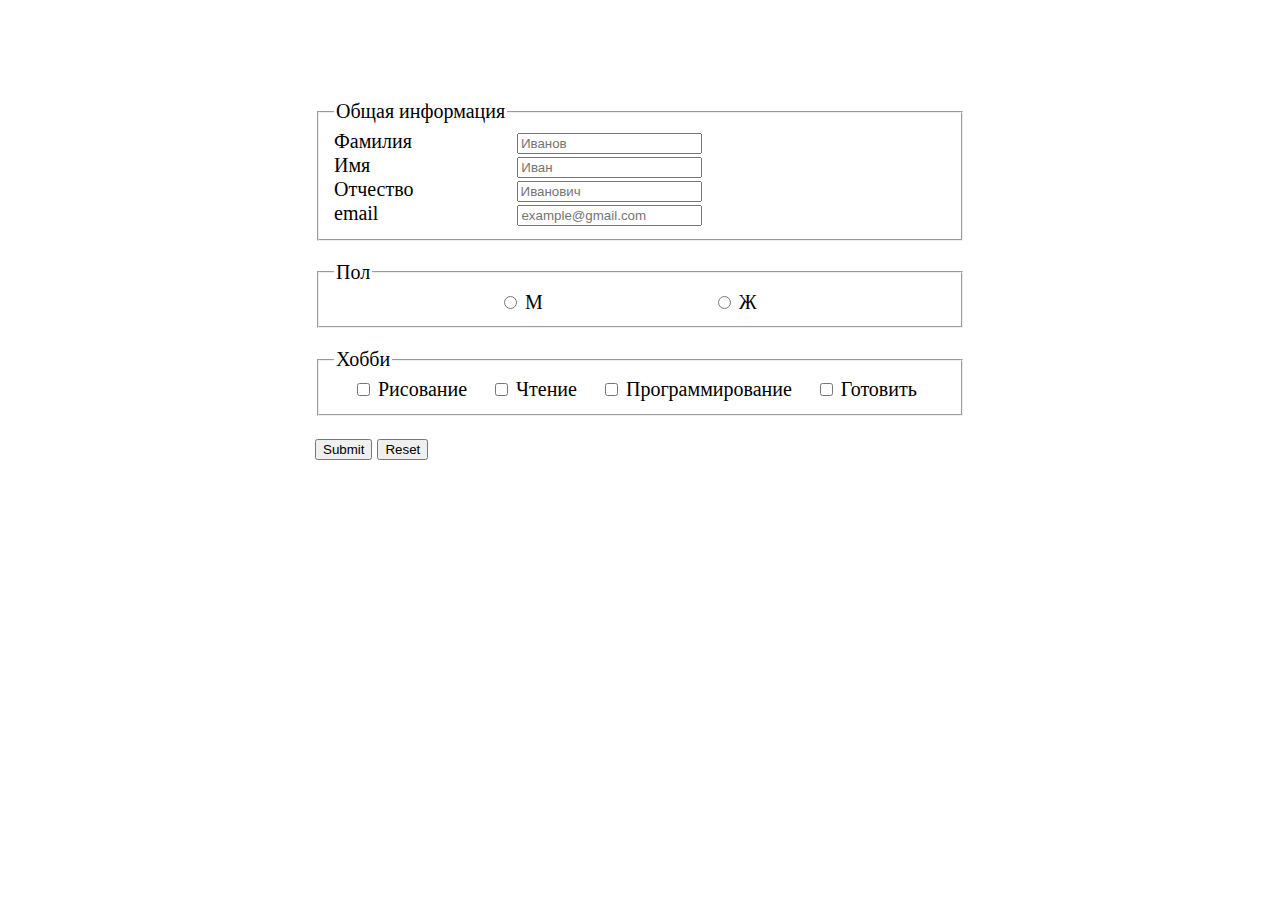
<file: Задание-1/index.html>
<!DOCTYPE html>
<html lang="en">
<head>
    <meta charset="UTF-8">
    <meta name="viewport" content="width=device-width, initial-scale=1.0">
    <title>Form</title>
    <link rel="stylesheet" href="style.css">
</head>
<body>
    <form>
        <fieldset>
            <legend>Общая информация</legend>
            <div>
                <label for="last-name">Фамилия</label>
                <input id="last-name" type="text" placeholder="Иванов" class="common">
            </div>
            <div>
                <label for="first-name">Имя</label>
                <input id="first-name" type="text" placeholder="Иван" class="common2">
            </div>
            <div>
                <label for="third-name">Отчество</label>
                <input id="third-name" type="text" placeholder="Иванович" class="common1">
            </div>
            <div>
                <label for="email">email</label>
                <input id="email" type="text" placeholder="example@gmail.com" class="common3">
            </div>
        </fieldset>
        <fieldset>
            <legend>Пол</legend>
            <input type="radio" id="men" name="sex" class="sex">
            <label for="men">М</label>
            <input type="radio" id="women" name="sex" class="sex">
            <label for="women">Ж</label>
        </fieldset>
        <fieldset>
            <legend>Хобби</legend>
            <input type="checkbox" id="drawing" class="hobby">
            <label for="drawing">Рисование</label>
            <input type="checkbox" id="reading" class="hobby">
            <label for="reading">Чтение</label>
            <input type="checkbox" id="programming" class="hobby">
            <label for="programming">Программирование</label>
            <input type="checkbox" id="cooking" class="hobby">
            <label for="cooking">Готовить</label>
        </fieldset>
        <input type="submit">
        <input type="reset">
    </form>
</body>
</html>
</file>
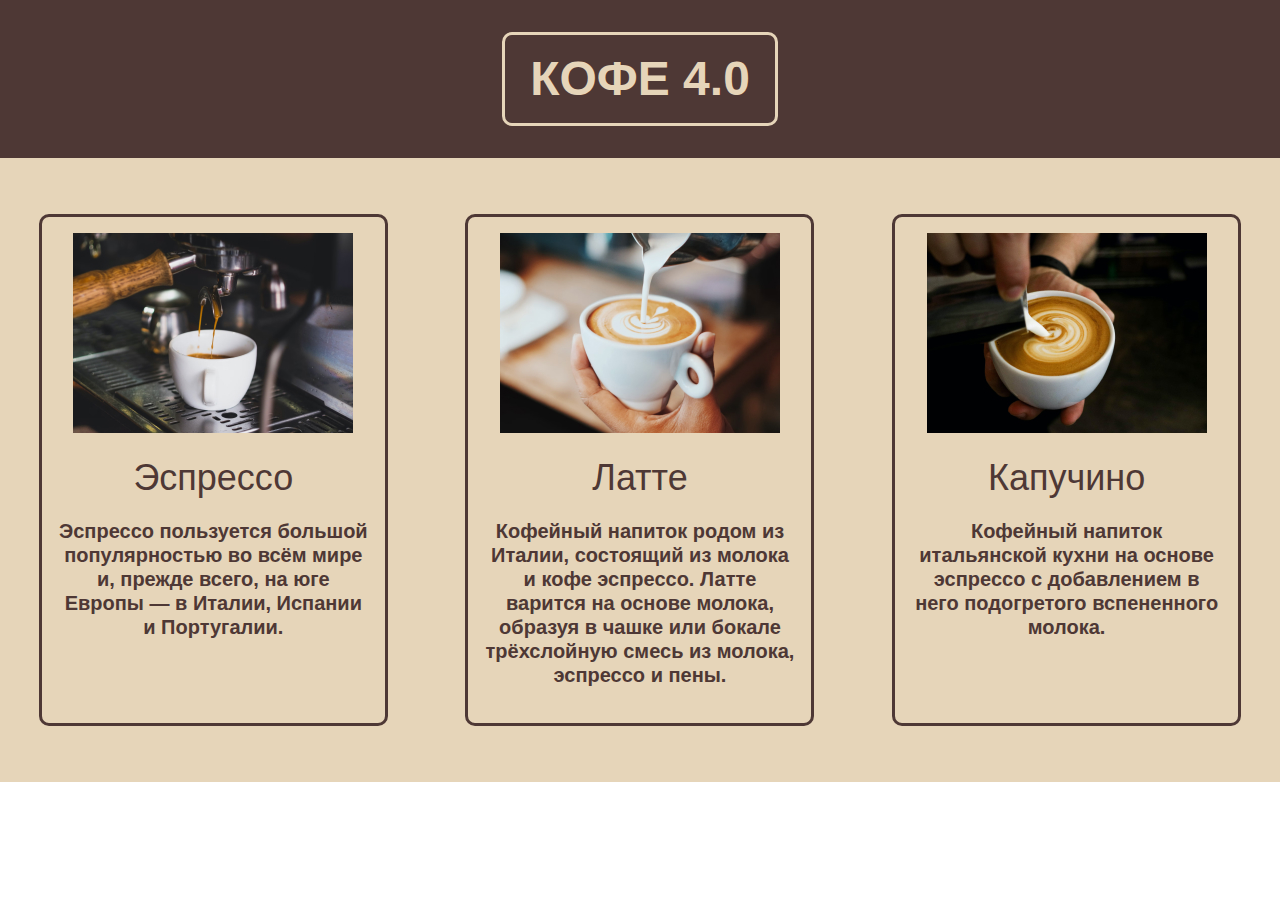
<file: Задание-border/index.html>
<!DOCTYPE html>

<hmtl>
  <head>
  	<meta charset="utf-8">
  	<link rel="stylesheet" href="style.css">
  	<title>Coffee 4.0</title>
  </head>

  <body>
  	<header>
  		<h1 id="title">КОФЕ 4.0</h1>
  	</header>

  	<main>
  		<div id="container">
  			<section>
  				<img src="images/image-1.jpg" alt="Coffee">
  				<h2 class="block-title">Эспрессо</h2>
  				<p>
  					Эспрессо пользуется большой популярностью во всём мире и, прежде всего, на юге Европы — в Италии, Испании и Португалии. 
  				</p>
  			</section>

  			<section>
  				<img src="images/image-2.jpg" alt="Coffee">
  				<h2 class="block-title">Латте</h2>
  				<p>
  					Кофейный напиток родом из Италии, состоящий из молока и кофе эспрессо. Латте варится на основе молока, образуя в чашке или бокале трёхслойную смесь из молока, эспрессо и пены.
  				</p>
  			</section>

  			<section>
  				<img src="images/image-3.jpg" alt="Coffee">
  				<h2 class="block-title">Капучино</h2>
  				<p>
  					Кофейный напиток итальянской кухни на основе эспрессо с добавлением в него подогретого вспененного молока.
  				</p>
  			</section>
  		</div>
  	</main>
  </body>
</html>
</file>
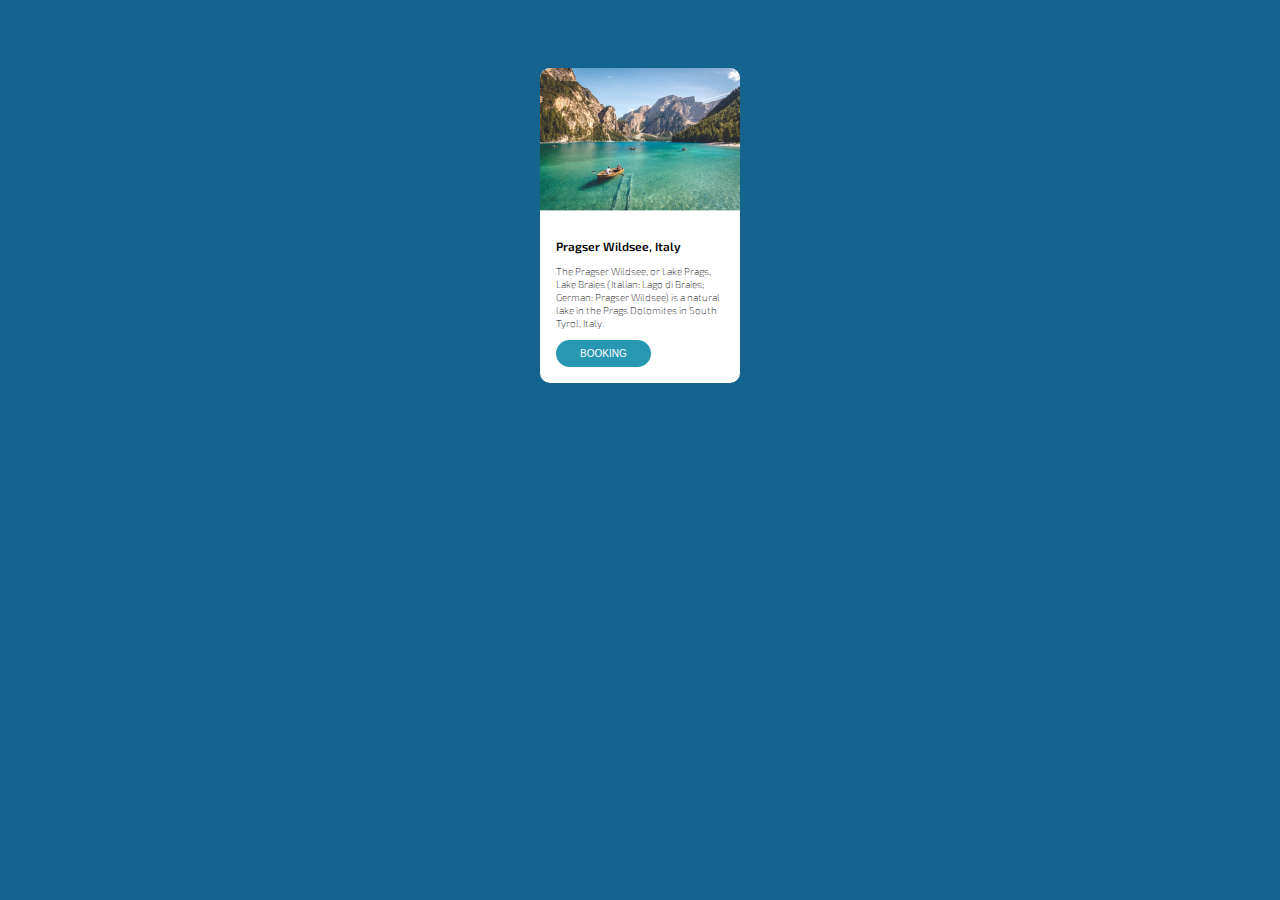
<file: Задание-card/index.html>
<!DOCTYPE html>

<html>
	<head>
	<meta charset="utf-8">
		<link rel="stylesheet" href="style.css">
		<title>Card</title>
		<link rel="preconnect" href="https://fonts.googleapis.com">
<link rel="preconnect" href="https://fonts.gstatic.com" crossorigin>
<link href="https://fonts.googleapis.com/css2?family=Exo+2:wght@200;400;600&family=Montserrat:wght@200;400;600&display=swap" rel="stylesheet">
	</head>

	<body>
		<div id="card">
			<div id="image">
				<img src="image.png" alt="Pragser Wildsee, Italy">
			</div>

			<div id="content">
				<h1 id="title">Pragser Wildsee, Italy</h1>
				<p id="text">
					The Pragser Wildsee, or Lake Prags, Lake Braies (Italian: Lago di Braies; German: Pragser Wildsee) is a natural lake in the Prags Dolomites in South Tyrol, Italy.
				</p>
				<button id="button">BOOKING</button>
			</div>
		</div>
	</body>
</html>
</file>
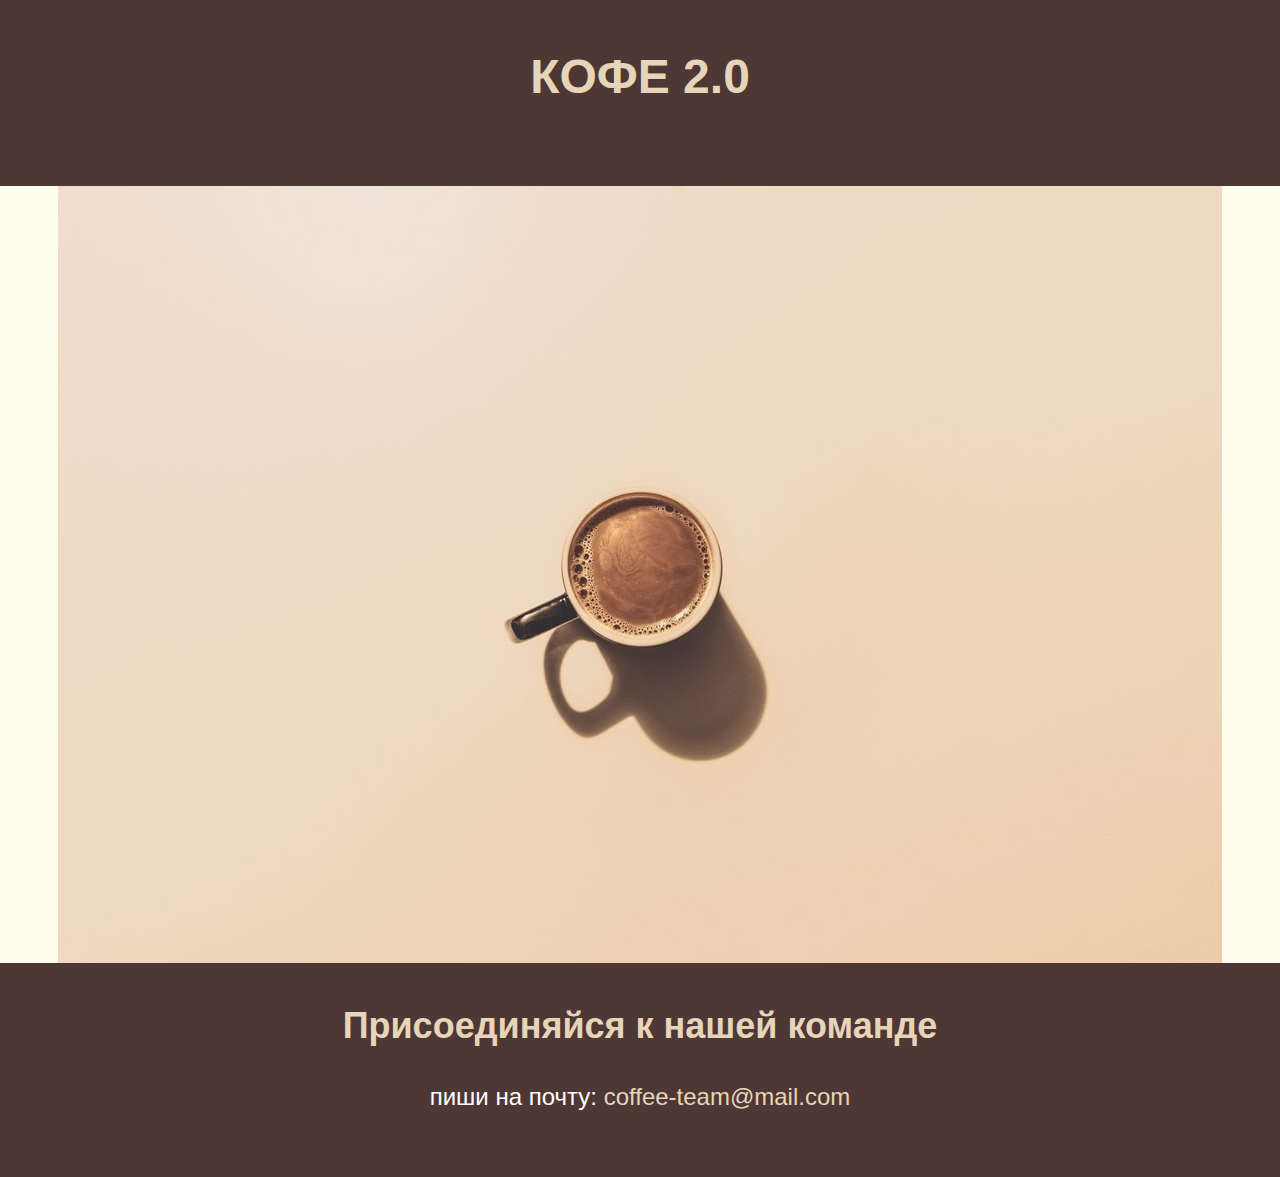
<file: Задание-color/index.html>
<!DOCTYPE html>

<html>
  <head>
  	<meta charset="utf-8">
  	<link rel="stylesheet" href="style.css">
  	<title>Coffee 2.0</title>
  </head>

  <body>

  	<header id="header">
  	  <h1 id="title">КОФЕ 2.0</h1>
  	</header>

  	<main id="main">
  	  <img src="images/coffee.jpg">
  	</main>

  	<footer id="footer">
  	  <h3 id="footer-title">Присоединяйся к нашей команде</h3>
  	  <p><span id="footer-text">пиши на почту: <a href="#">coffee-team@mail.com</a></p>
  	</footer>

  </body>
</htlm>
</file>
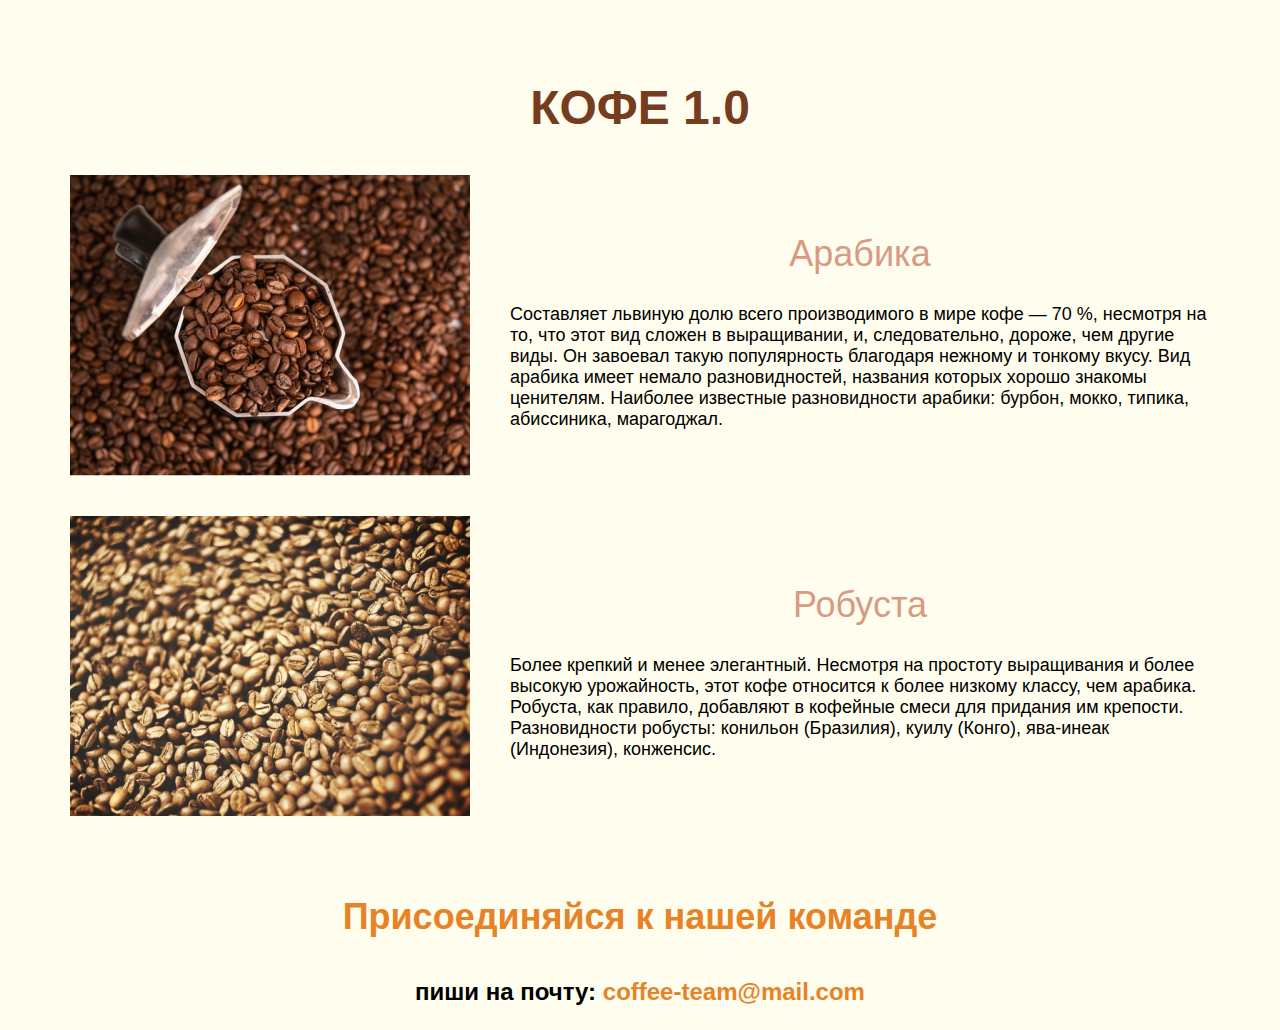
<file: Задание-font/index.html>
<!DOCTYPE html>

<html>
	<head>
		<meta charset="utf-8">
		<link rel="stylesheet" href="style.css">
		<title>Task About Font</title>
	</head>

	<body>
		<h1 id="main-header">Кофе 1.0</h1>

		<div class="first">
			<img src="images/image_1.jpg" alt="Арабика">
			<div class="small-first">
				<h2 class="names">Арабика</h2>
				<p class="describe">
					Составляет львиную долю всего производимого в мире кофе — 70 %, несмотря на то, что этот вид сложен в выращивании, и, следовательно, дороже, чем другие виды. Он завоевал такую популярность благодаря нежному и тонкому вкусу. Вид арабика имеет немало разновидностей, названия которых хорошо знакомы ценителям. Наиболее известные разновидности арабики: бурбон, мокко, типика, абиссиника, марагоджал.
				</p>
			</div>
		</div>

		<div class="first">
			<img src="images/image_2.jpg" alt="Робуста">
			<div class="small-first">
				<h2 class="names">Робуста</h2>
				<p class="describe">
					Более крепкий и менее элегантный. Несмотря на простоту выращивания и более высокую урожайность, этот кофе относится к более низкому классу, чем арабика. Робуста, как правило, добавляют в кофейные смеси для придания им крепости. Разновидности робусты: конильон (Бразилия), куилу (Конго), ява-инеак (Индонезия), конженсис.
				</p>
			</div>
		</div>

		<h2 id="last-h2">Присоединяйся к нашей команде</h2>
		<p id="last-p">пиши на почту: <span id="email">coffee-team@mail.com</span></p>
	</body>
</html>
</file>
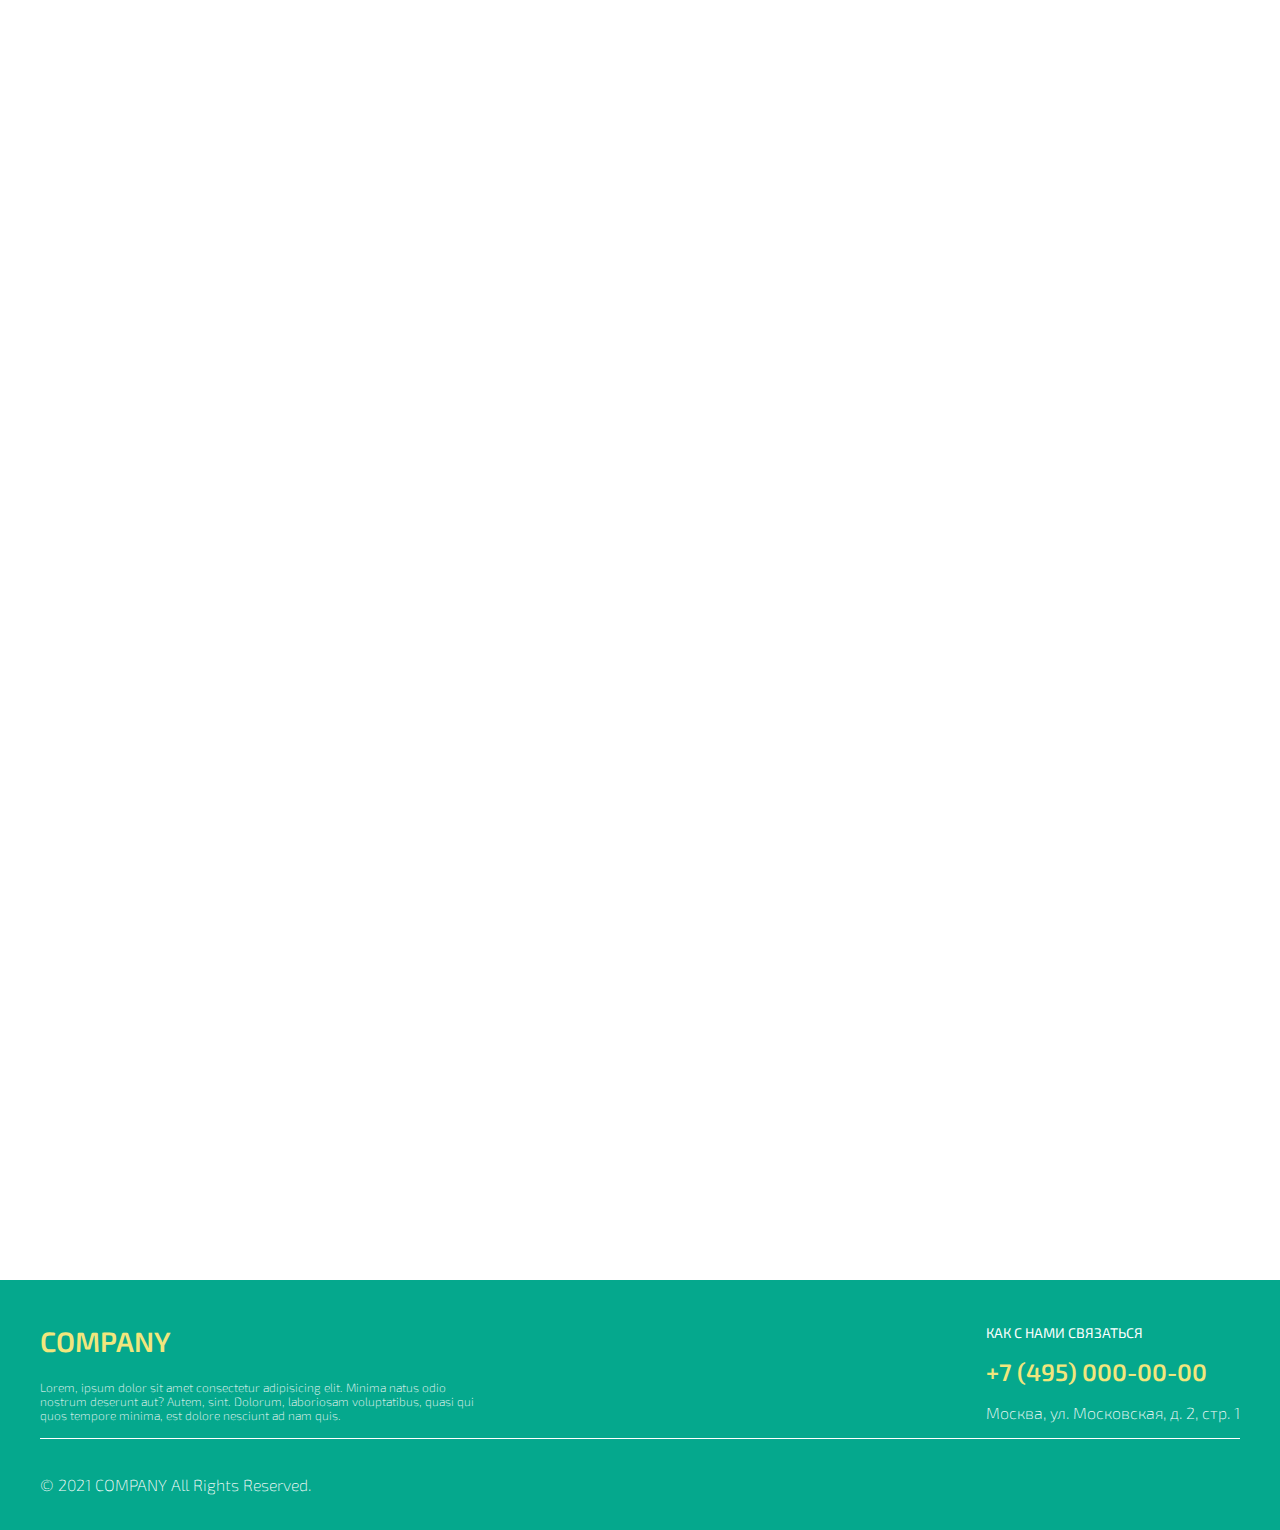
<file: Задание-footer/index.html>
<!DOCTYPE html>
<html lang="en">
<head>
    <meta charset="UTF-8">
    <meta name="viewport" content="width=device-width, initial-scale=1.0">
    <title>Footer</title>
    <link rel="stylesheet" href="style.css">
    <link rel="preconnect" href="https://fonts.googleapis.com">
    <link rel="preconnect" href="https://fonts.gstatic.com" crossorigin>
    <link href="https://fonts.googleapis.com/css2?family=Exo+2:wght@200;400;500;600;700&display=swap" rel="stylesheet">
</head>
<body>
    <footer id="footer">
        <div id="top">
            <div id="left">
                <a href="index.html" id="logo">COMPANY</a>
                <div id="text">
                    Lorem, ipsum dolor sit amet consectetur adipisicing elit. Minima natus odio nostrum deserunt aut? Autem, sint. Dolorum, laboriosam voluptatibus, quasi qui quos tempore minima, est dolore nesciunt ad nam quis.
                </div>
            </div>

            <div id="right">
                <div id="contact">Как с нами связаться</div>
                <a href="tel:+74950000000" id="phone">+7 (495) 000-00-00</a>
                <div id="address">Москва, ул. Московская, д. 2, стр. 1</div>
            </div>
        </div>

        <div id="bottom">
            &copy; 2021 COMPANY All Rights Reserved.
        </div>
    </footer>
</body>
</html>
</file>
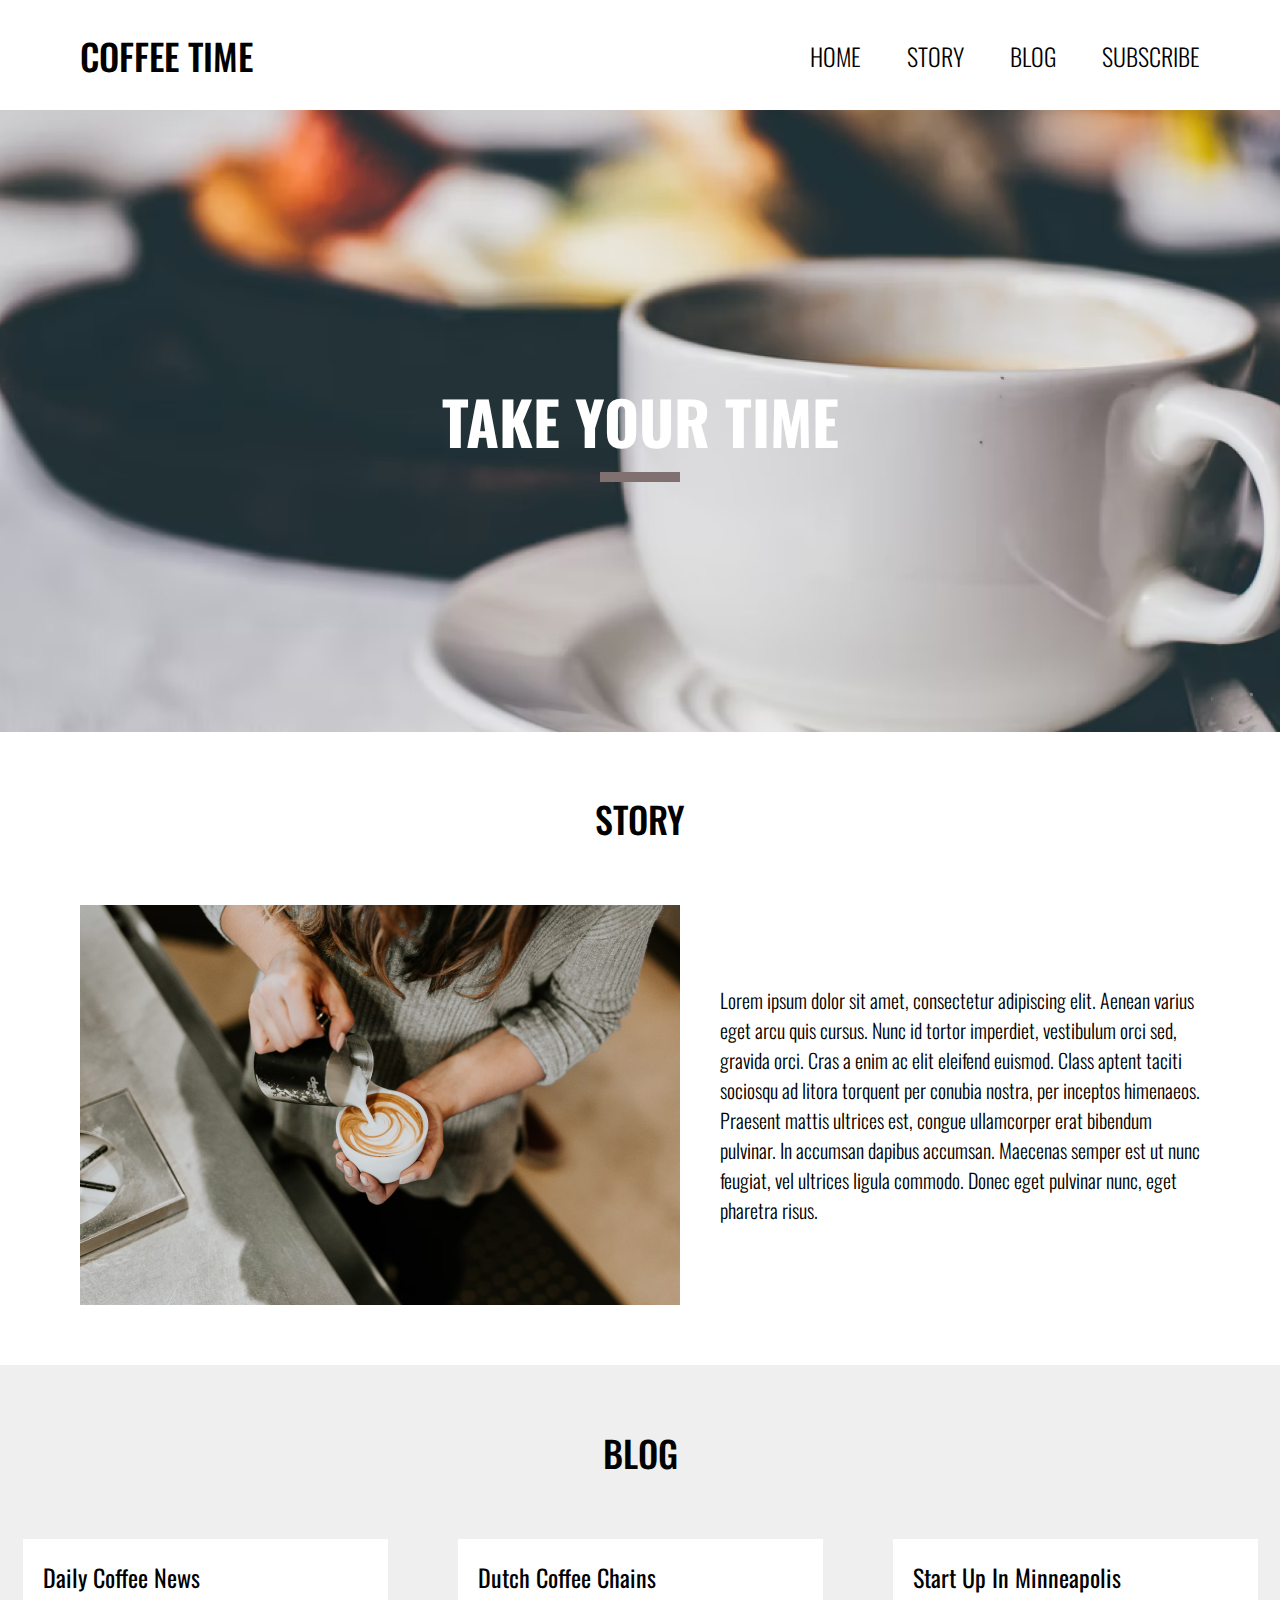
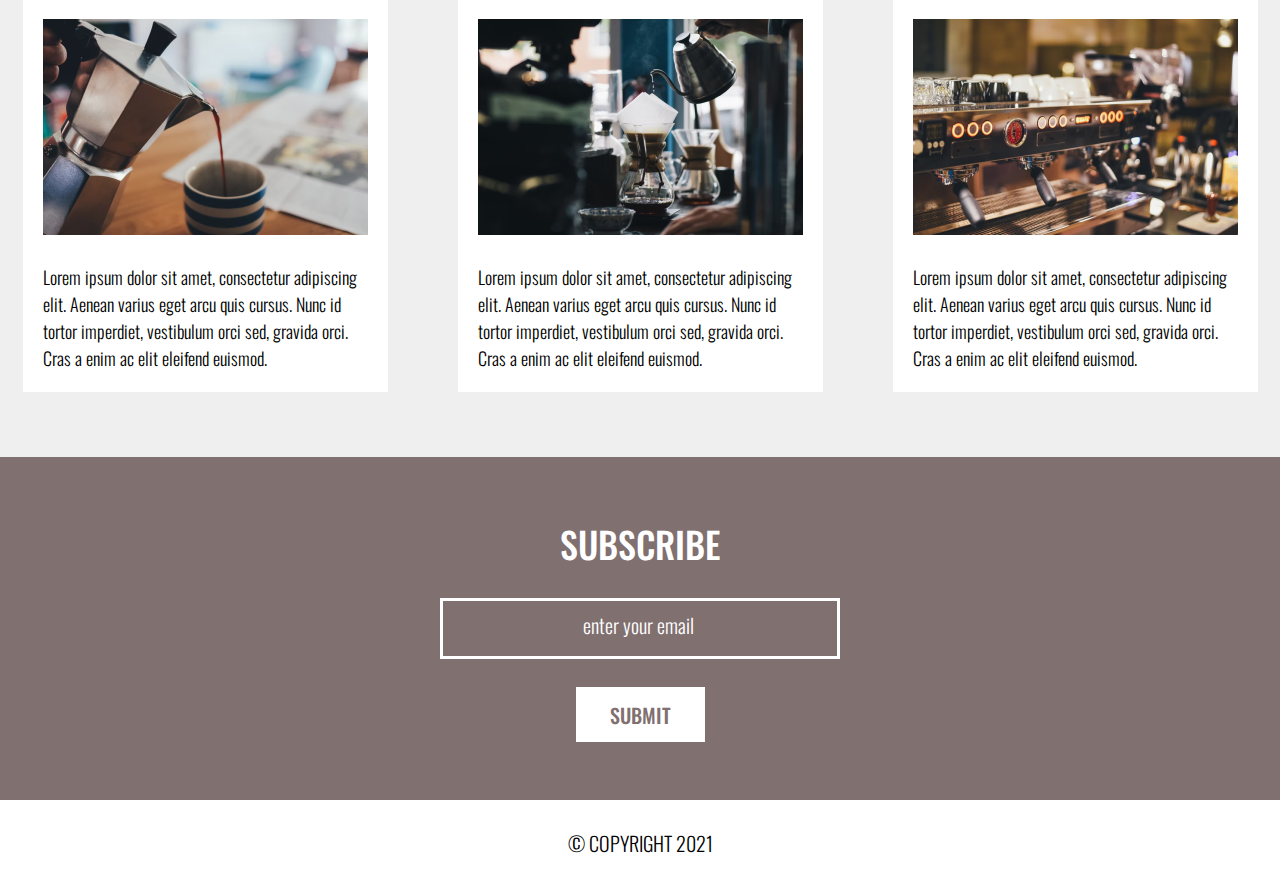
<file: Задание-landingpage/index.html>
<!DOCTYPE html>
<html lang="en">
<head>
  <meta charset="UTF-8">
  <meta name="viewport" content="width=device-width, initial-scale=1.0">
  <title>Coffee house</title>
  <link rel="stylesheet" href="style.css">
  <link rel="preconnect" href="https://fonts.googleapis.com">
  <link rel="preconnect" href="https://fonts.gstatic.com" crossorigin>
  <link href="https://fonts.googleapis.com/css2?family=Oswald:wght@300;400;500;700&display=swap" rel="stylesheet">
</head>
<body>

  <header id="home">
    <div class="content">
      <div id="header">
        <div id="logo">COFFEE TIME</div>
        <nav id="nav">
          <ul id="nav-ul">
            <li><a class="nav-link" href="#home">HOME</a></li>
            <li class="nav-li"><a class="nav-link" href="#story">STORY</a></li>
            <li class="nav-li"><a class="nav-link" href="#blog">BLOG</a></li>
            <li class="nav-li"><a class="nav-link" href="#subscribe">SUBSCRIBE</a></li>
          </ul>
        </nav>
      </div>
    </div>
  </header>

  <main id="main">
    <blockquote id="blockquote">TAKE YOUR TIME</blockquote>
    <div id="line"></div>
  </main>

  <section id="story">
    <div class="content">
      <h2 class="title">STORY</h2>
      <div id="story-flex">
        <img src="images/image-2.jpg" alt="make coffee">
        <p id="story-text">
          Lorem ipsum dolor sit amet, consectetur adipiscing elit. Aenean varius eget arcu quis cursus. Nunc id tortor imperdiet, vestibulum orci sed, gravida orci. Cras a enim ac elit eleifend euismod. Class aptent taciti sociosqu ad litora torquent per conubia nostra, per inceptos himenaeos. Praesent mattis ultrices est, congue ullamcorper erat bibendum pulvinar. In accumsan dapibus accumsan. Maecenas semper est ut nunc feugiat, vel ultrices ligula commodo. Donec eget pulvinar nunc, eget pharetra risus.
        </p>
      </div>
    </div>
  </section>

  <section id="blog">
      <h2 class="title">BLOG</h2>
      <div id="blog-flex">
        <article class="article">
          <h3 class="blog-title">Daily Coffee News</h3>
          <img class="blog-img" src="images/image-3.jpg" alt="make coffee">
          <p class="blog-text">
            Lorem ipsum dolor sit amet, consectetur adipiscing elit. Aenean varius eget arcu quis cursus. Nunc id tortor imperdiet, vestibulum orci sed, gravida orci. Cras a enim ac elit eleifend euismod.
          </p>
        </article>

        <article class="article for-margin">
          <h3 class="blog-title">Dutch Coffee Chains </h3>
          <img  class="blog-img" src="images/image-4.jpg" alt="make coffee">
          <p class="blog-text">
            Lorem ipsum dolor sit amet, consectetur adipiscing elit. Aenean varius eget arcu quis cursus. Nunc id tortor imperdiet, vestibulum orci sed, gravida orci. Cras a enim ac elit eleifend euismod.
          </p>
        </article>

        <article class="article for-margin">
          <h3 class="blog-title">Start Up In Minneapolis</h3>
          <img class="blog-img" src="images/image-5.jpg" alt="coffee machine">
          <p class="blog-text">
            Lorem ipsum dolor sit amet, consectetur adipiscing elit. Aenean varius eget arcu quis cursus. Nunc id tortor imperdiet, vestibulum orci sed, gravida orci. Cras a enim ac elit eleifend euismod.
          </p>
        </article>
      </div>  
  </section>

  <section id="subscribe">
    <h2 class="title subscribe">SUBSCRIBE</h2>
    <input type="email" placeholder="enter your email">
    <button type="submit">SUBMIT</button>
  </section>

  <footer>
    © COPYRIGHT 2021
  </footer>
</body>
</html>
</file>
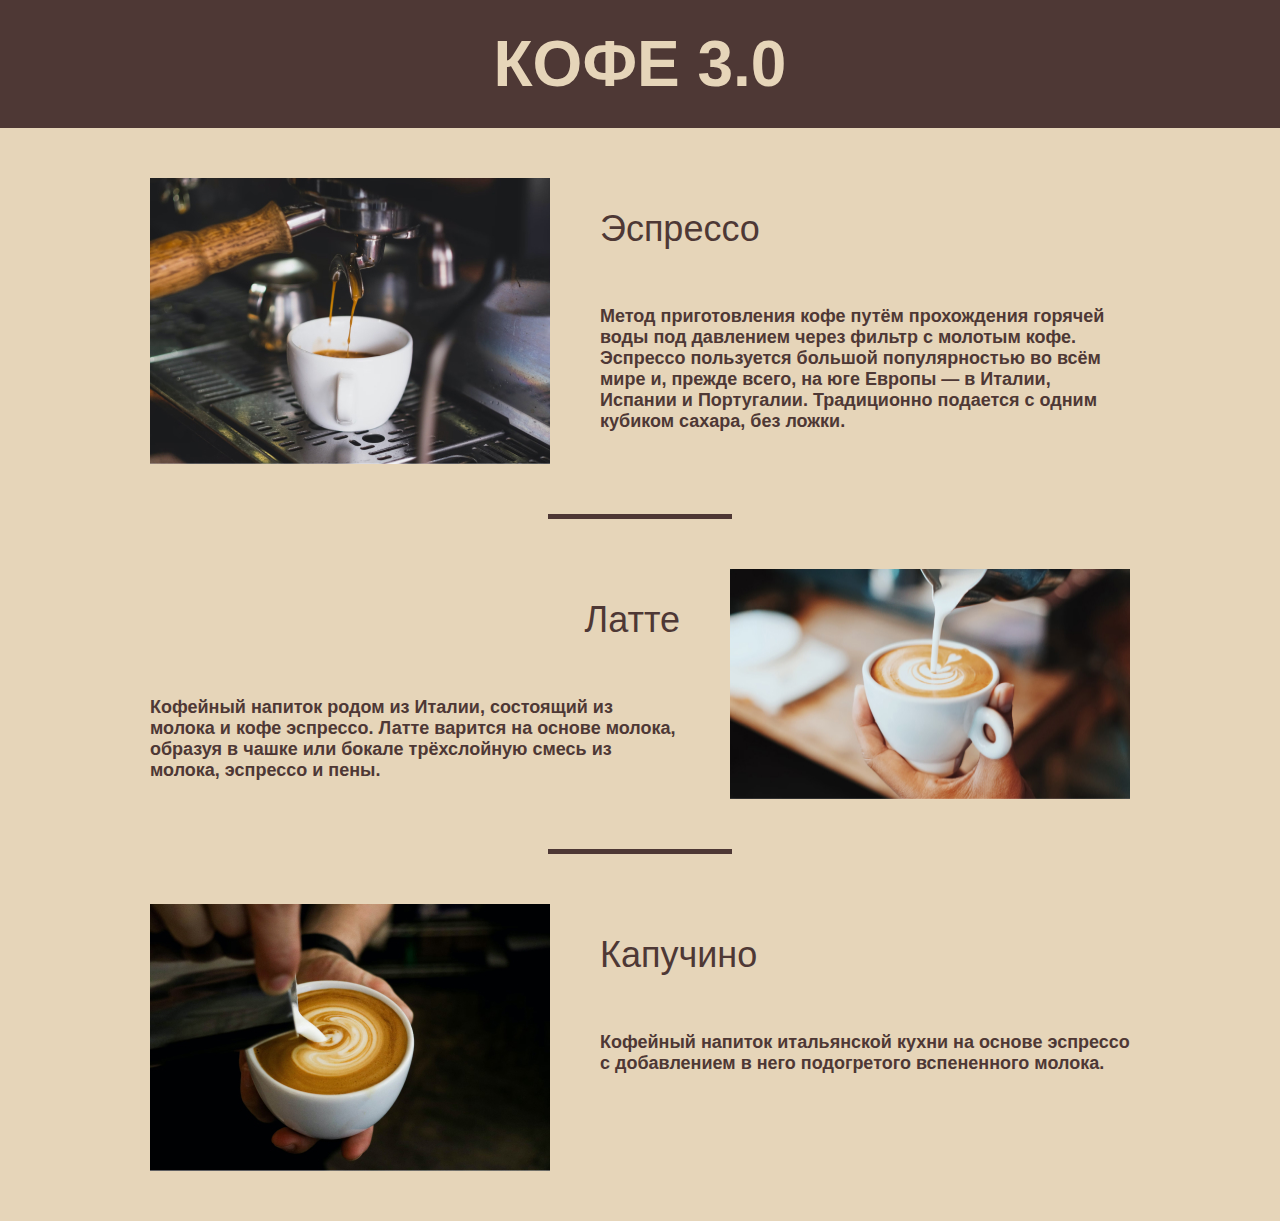
<file: Задание-margin-padding/index.html>
<!DOCTYPE htlm>

<html>
	
	<head>
		<meta charset="utf-8">
		<link rel="stylesheet" href="style.css">
		<title>Coffee 3.0</title>
	</head>

	<body>
		<header id="header">
			<h1 id="header-title">КОФЕ 3.0</h1>
		</header>

		<main id="main">
			<div id="container">

				<div class="flex-block" id="first-block">
					<img src="images/image-1.jpg" alr="Coffee">
					<div class="right-text">
						<h2 class="titles">Эспрессо</h2>
						<p class="text">Метод приготовления кофе путём прохождения горячей воды под давлением через фильтр с молотым кофе. Эспрессо пользуется большой популярностью во всём мире и, прежде всего, на юге Европы — в Италии, Испании и Португалии. Традиционно подается с одним кубиком сахара, без ложки.</p>
					</div>
				</div>

				<div class="line"></div>

				<div class="flex-block" id="second-block">
					<div id="left-text">
						<h2 id="left-title" class="titles">Латте</h2>
						<p class="text">Кофейный напиток родом из Италии, состоящий из молока и кофе эспрессо. Латте варится на основе молока, образуя в чашке или бокале трёхслойную смесь из молока, эспрессо и пены.</p>
					</div>
					<img src="images/image-2.jpg" alt="Coffee">
				</div>

				<div class="line"></div>

				<div class="flex-block" id="third-block">
					<img src="images/image-3.jpg" alt="coffee">
					<div class="right-text">
						<h2 class="titles">Капучино</h2>
						<p class="text">Кофейный напиток итальянской кухни на основе эспрессо с добавлением в него подогретого вспененного молока.</p>
					</div>
				</div>

			</div>
		</main>
	</body>
</html>
</file>
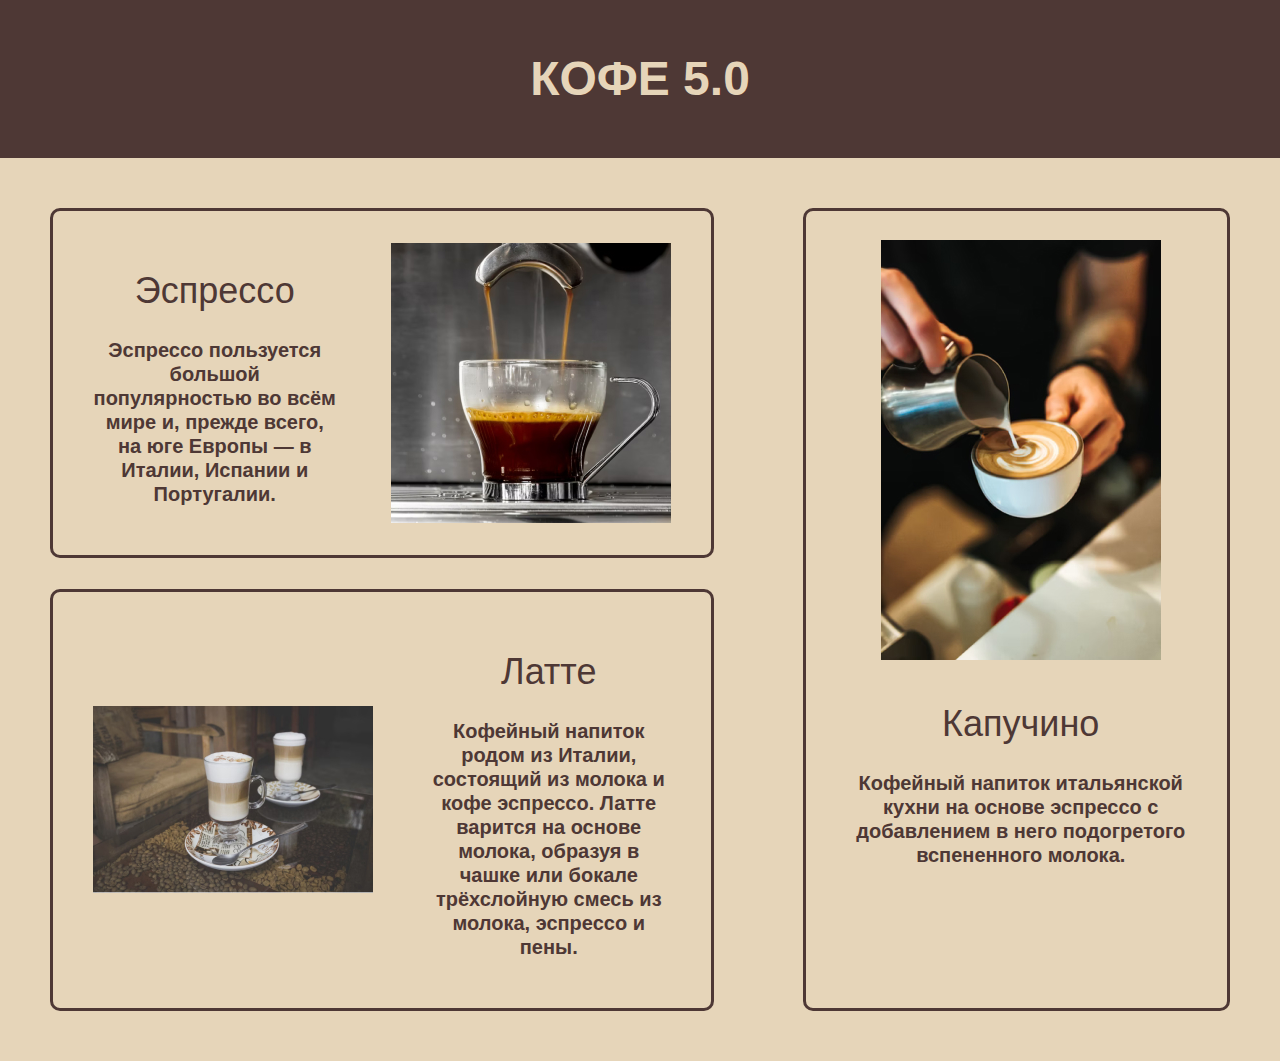
<file: Задание-width-display/index.html>
<!DOCTYPE html>

<html>
  <head>
  	<meta charset="utf-8">
  	<link rel="stylesheet" href="style.css">
  	<title>Coffee 5.0</title>
  </head>

  <body>
  	<header>
  	  <h1>КОФЕ 5.0</h1>
  	</header>

  	<main>
  	  <div id="container">
  		<div id="horizontal">

  			<div class="for-flex" id="top">
  				<div id="left-text">
	  				<h2 class="title" id="first-title">Эспрессо</h2>
	  				<p>
	  					Эспрессо пользуется большой популярностью во всём мире и, прежде всего, на юге Европы — в Италии, Испании и Португалии. 
	  				</p>
	  			</div>
  				<img src="images/image-1.jpg" alt="coffee">
  			</div>

  			<div class="for-flex">
  				<img src="images/image-2.jpg" alt="coffee">
  				<div id="right-text">
	  				<h2 class="title" id="second-title">Латте</h2>
	  				<p>
	  					Кофейный напиток родом из Италии, состоящий из молока и кофе эспрессо. Латте варится на основе молока, образуя в чашке или бокале трёхслойную смесь из молока, эспрессо и пены.
	  				</p>
	  			</div>
  			</div>

  		</div>

  		<div id="vertical">
  			<img src="images/image-3.jpg" alt="coffee">
  			<div id="bottom-text">
	  			<h2 class="title">Капучино</h2>
	  			<p>
	  				Кофейный напиток итальянской кухни на основе эспрессо с добавлением в него подогретого вспененного молока.
	  			</p>
	  		</div>
  		</div>

  	  </div>
  	</main>
  </body>
</html>
</file>
<file: Задание-1/style.css>
form {
    width: 650px;
    margin: 0 auto;
    margin-top: 100px;
    font-size: 20px;
}
fieldset {
    margin-bottom: 20px;
}
.sex {
    margin-left: 170px;
}
.hobby {
    margin-left: 23px;
}
.common {
    margin-left: 100px;
}
.common1 {
    margin-left: 98px;
}
.common2 {
    margin-left: 142px;
}
.common3 {
    margin-left: 134px;
}
</file>
<file: Задание-border/style.css>
body {
	margin: 0px;
	padding: 0px;
	font-family: Arial;
}

header {
	background-color: #4E3835;
	padding-top: 32px;
	padding-bottom: 32px;
}

#title {
	color: #E6D5B9;
	text-align: center;
	font-size: 48px;
	border: 3px solid #E6D5B9;
	line-height: 56px;
	width: 220px;
	height: 56px;
	padding-top: 16px;
	padding-bottom: 16px;
	padding-left: 25px;
	padding-right: 25px; 
	border-radius: 10px;
	margin: 0px auto;
}

main {
	background-color: #E6D5B9;
}

#container {
	display: flex;
	color: #4E3835;
}

section {
	padding: 16px;
	text-align: center;
	border: 3px solid #4E3835;
	margin: 56px auto;
	max-width: 311px;
	border-radius: 10px;
}

.block-title {
	margin-top: 20px;
	margin-bottom: 20px;
	font-weight: lighter;
	font-size: 36px;
	line-height: 42px;
}

p {
	font-weight: bolder;
	font-size: 20px;
	line-height: 24px;
}
</file>
<file: Задание-card/style.css>
body {
	margin: 0;
	padding: 0;
	font-family: 'Exo 2', sans-serif;
	background-color: #15638F;
}

#card {
	margin: 68px auto;
	width: 200px;
	border-radius: 10px;
	background-color: #fff;
}

img {
	width: 100%;
	height: 100%;
	border-radius: 10px 10px 0px 0px;
}

#content {
	margin: 0px;
	padding: 16px;
}

#title {
	font-size: 12px;
	line-height: 17px;
	font-weight: 600;
}

#text {
	font-size: 10px;
	font-weight: 200;
	line-height: 13px;
}

#button {
	font-size: 10px;
	line-height: 13px;
	font-weight: 400;
	background-color: #2797B2;
	border: none;
	border-radius: 50px;
	padding: 7px 24px;
	color: #fff;
	cursor: pointer;
}

#button:hover {
	background-color: green;
}
</file>
<file: Задание-color/style.css>
body {
	margin: 0;
	padding: 0;
	font-family: Roboto, sans-serif;
}

#header {
	background-color: #4E3835;
	padding-top: 49px;
	padding-bottom: 49px;
}

#title {
	margin-top: 0;
	color: #E6D5B9;
	line-height: 56px;
	text-align: center;
	font-size: 48px;
}

#main {
	text-align: center;
	background-color: #fffded;
	height: 777px;
}

#footer {
	background-color: #4E3835;
	color: #E6D5B9;
	text-align: center;
	padding-top: 42px;
	padding-bottom: 42px;
}

#footer-title {
	margin-top: 0;
	font-size: 36px;
	line-height: 42px;
}

#footer a {
	color: #E6D5B9;
	text-decoration: none;
}

#footer p {
	font-size: 24px;
}

#footer-text {
	color: #fff;
}
</file>
<file: Задание-font/style.css>
body {
	background-color: #fffded;
	font-family: Roboto, sans-serif;
	margin: 0;
	padding: 0;
}

#main-header {
	font-size: 48px;
	text-transform: uppercase;
	font-weight: bold;
	color: #753C20;
	text-align: center;
	margin: 40px;
	padding-top: 40px;
}

.first {
	display: flex;
	justify-content: space-between;
	align-items: center;
	width: 1140px;
	margin: 40px auto;
}

.small-first {
	width: 700px;
}

.names {
	font-size: 36px;
	font-weight: lighter;
	text-align: center;
	color: #D89B82;
}

.describe {
	font-size: 18px;
}

#last-h2 {
	text-align: center;
	margin-top: 80px;
	color: #E78326;
	font-size: 36px;
	font-weight: bold;
}

#last-p {
	margin-top: 40px;
	text-align: center;
	font-size: 24px;
	font-weight: bold;
}

#email {
	color: #E78326;
}
</file>
<file: Задание-footer/style.css>
* {
    margin: 0;
    padding: 0;
}

html, body {
    margin-top: calc(100vh - 260px);
    font-family: 'Exo 2', sans-serif;;
}

#footer {
    background-color: #05A88D;
    padding-right: 40px;
    padding-left: 40px;
    padding-bottom: 36px;
    padding-top: 44px;
    color: #fff;
    font-weight: 200;
}

div#top {
    display: flex;
    justify-content: space-between;
    align-items: center;
    padding-bottom: 16px;
    border-bottom: 1px solid #fff;
}

div#left {
    width: 437px;
}

a#logo {
    font-size: 28px;
    line-height: 34px;
    color: #F1E67D;
    text-decoration: none;
    font-weight: 600;
}

a#logo:hover {
    color: #fff;
}

div#text {
    font-size: 12px;
    margin-top: 22px;
}

div#contact {
    text-transform: uppercase;
    font-size: 14px;
    line-height: 17px;
    font-weight: 400;
    margin-bottom: 16px;
}

a#phone {
    text-decoration: none;
    color: #F1E67D;
    font-size: 24px;
    line-height: 30px;
    font-weight: 600;
}

a#phone:hover {
    color: #fff;
}

div#address {
    margin-top: 16px;
}

div#bottom {
    margin-top: 36px;
}
</file>
<file: Задание-landingpage/style.css>
* {
	margin: 0;
	padding: 0;
}

body {
	font-family: 'Oswald', sans-serif;
}

#header {
	display: flex;
	justify-content: space-between;
	align-items: center;
	padding-top: 29px;
	padding-bottom: 28px;
}

#nav-ul {
	display: flex;
	list-style-type: none;
}

.content {
	padding-right: 80px;
	padding-left: 80px;
}

#logo {
	font-size: 36px;
	line-height: 53px;
	font-weight: 500;
	text-transform: uppercase;
}

.nav-link {
	text-decoration: none;
	color: #000;
	font-weight: 300;
	font-size: 24px;
	line-height: 36px;
}

.nav-link:hover {
	color: #817070;
}

.nav-li {
	margin-left: 46px;
}

#main {
	background-image: url(images/image-1.jpg);
	padding-top: 266px;
	padding-bottom: 250px;
}

#blockquote {
	text-align: center;
	font-size: 60px;
	font-weight: 700;
	line-height: 89px;
	color: #fff;
}

#line {
	background-color: #817070;
	width: 80px;
	height: 10px;
	margin: 7px auto 0 auto;
}

.title {
	margin-top: 60px;
	font-size: 36px;
	line-height: 53px;
	text-align: center;
	font-weight: 500;
}

#story-flex {
	display: flex;
	justify-content: space-between;
	align-items: center;
	margin-top: 60px;
	margin-bottom: 60px;
}

#story-text {
	font-size: 20px;
	line-height: 30px;
	font-weight: 300;
	margin-left: 40px;
}

#blog {
	border-top: 1px solid #EFEFEF;
	background-color: #EFEFEF;
	padding-bottom: 65px;
}

#blog-flex {
	display: flex;
	justify-content: space-between;
	align-items: center;
	margin-top: 60px;
	margin-right: auto;
	margin-left: auto;
	max-width: 1235px;
}

.article {
	padding: 20px 20px 20px 20px;
	background-color: #fff;
}

.for-margin {
	margin-left: 70px;
}

.blog-img {
	margin-top: 24px;
}

.blog-text {
	margin-top: 24px;
	max-width: 325px;
	font-weight: 300;
	font-size: 18px;
	line-height: 27px;
}

.blog-title {
	font-size: 24px;
	line-height: 36px;
	font-weight: 400;
}

#subscribe {
	background-color: #817070;
	padding-bottom: 58px;
	padding-top: 60px;
}

.subscribe {
	color: #fff;
	margin-top: 0px;
}

input {
	display: block;
	margin-right: auto;
	margin-left: auto;
	margin-top: 28px;
	outline: none;
	background-color: inherit;
	border: 3px solid #fff;
	padding-bottom: 16px;
	padding-top: 9px;
	padding-left: 93px;
	padding-right: 96px;
	text-align: center;
	font-size: 20px;
	line-height: 30px;
	font-weight: 300;
	font-family: 'Oswald', sans-serif;
	color: #fff;

}

button {
	display: block;
	margin-right: auto;
	margin-left: auto;
	margin-top: 28px;
	background-color: #fff;
	color: #817070;
	border: none;
	padding: 13px 34px 12px 34px;
	font-size: 20px;
	line-height: 30px;
	font-weight: 500;
	font-family: inherit;
}

input::placeholder {
	color: #fff;
	text-align: center;
	font-size: 20px;
	line-height: 30px;
	font-weight: 300;
	font-family: 'Oswald', sans-serif;
	margin-left: 0px;
	margin-right: 0px;
}

input:focus {
	color: #fff;
	box-shadow: 5px 5px 10px 0px #000;
}

button:focus {
	box-shadow: 5px 5px 10px 0px #000;
}

footer {
	text-align: center;
	font-weight: 300;
	font-size: 20px;
	line-height: 30px;
	padding-top: 28px;
	padding-bottom: 14px;
}
</file>
<file: Задание-margin-padding/style.css>
body {
	margin: 0;
	padding: 0;
	font-family: sans-serif;
}

#header {
	background-color: #4E3835;
	color: #E6D5B9;
	text-align: center;
	font-size: 32px;
	line-height: 56px;
	padding-top: 36px;
	padding-bottom: 36px;
}

#header-title {
	margin: 0 auto;
}

#main {
	background-color: #E6D5B9;
	color: #4E3835;
}

#container {
	padding-right: 150px;
	padding-left: 150px;
	padding-top: 50px;
	padding-bottom: 50px;
}

.flex-block {
	display: flex;
}

.right-text {
	padding-left: 50px;
}

#left-text {
	padding-right: 50px;
}

.text {
	margin-top: 56px;
}

#first-block, #second-block {
	margin-bottom: 50px;
}

#second-block, #third-block {
	margin-top: 50px;
}

.line {
	background-color: #4E3835;
	width: 184px;
	height: 5px;
	margin: 0 auto;
}

#left-title {
	text-align: right;
}

.titles {
	font-size: 36px;
	font-weight: lighter;
}

#main p {
	font-size: 18px;
	font-weight: bold;
}
</file>
<file: Задание-width-display/style.css>
body {
	margin: 0;
	padding: 0;
	font-family: Arial;
	text-align: center;
}

header {
	background-color: #4E3835;
	color: #E6D5B9;
	text-align: center;
	padding-top: 51px;
	padding-bottom: 51px;
}

h1 {
	margin-top: 0px;
	margin-bottom: 0px;
	font-size: 48px;
	line-height: 56px;
	text-transform: uppercase;
}

main {
	background-color: #E6D5B9;
}

#container {
	display: flex;
	padding: 50px;
}

.for-flex {
	display: flex;
	align-items: center;
}

#vertical, .for-flex {
	border: 3px solid #4e3835;
	padding: 29px 40px;
	border-radius: 10px;
}

#top {
	margin-bottom: 31px;
}

#vertical {
	margin-left: 89px;
	padding-left: 49px;
}

#left-text {
	margin-right: 54px;
}

#right-text {
	margin-left: 54px;
}

#bottom-text {
	margin-top: 39px;
}

.title {
	margin-bottom: 26px;
	font-size: 36px;
	line-height: 42px;
	font-weight: lighter;
	color: #4E3835;
}

p {
	font-weight: bold;
	color: #4E3835;
	font-size: 20px;
	line-height: 24px;
}

#vertical.title {
	margin-top: 39px;
	margin-bottom: 29px;
}
</file>
